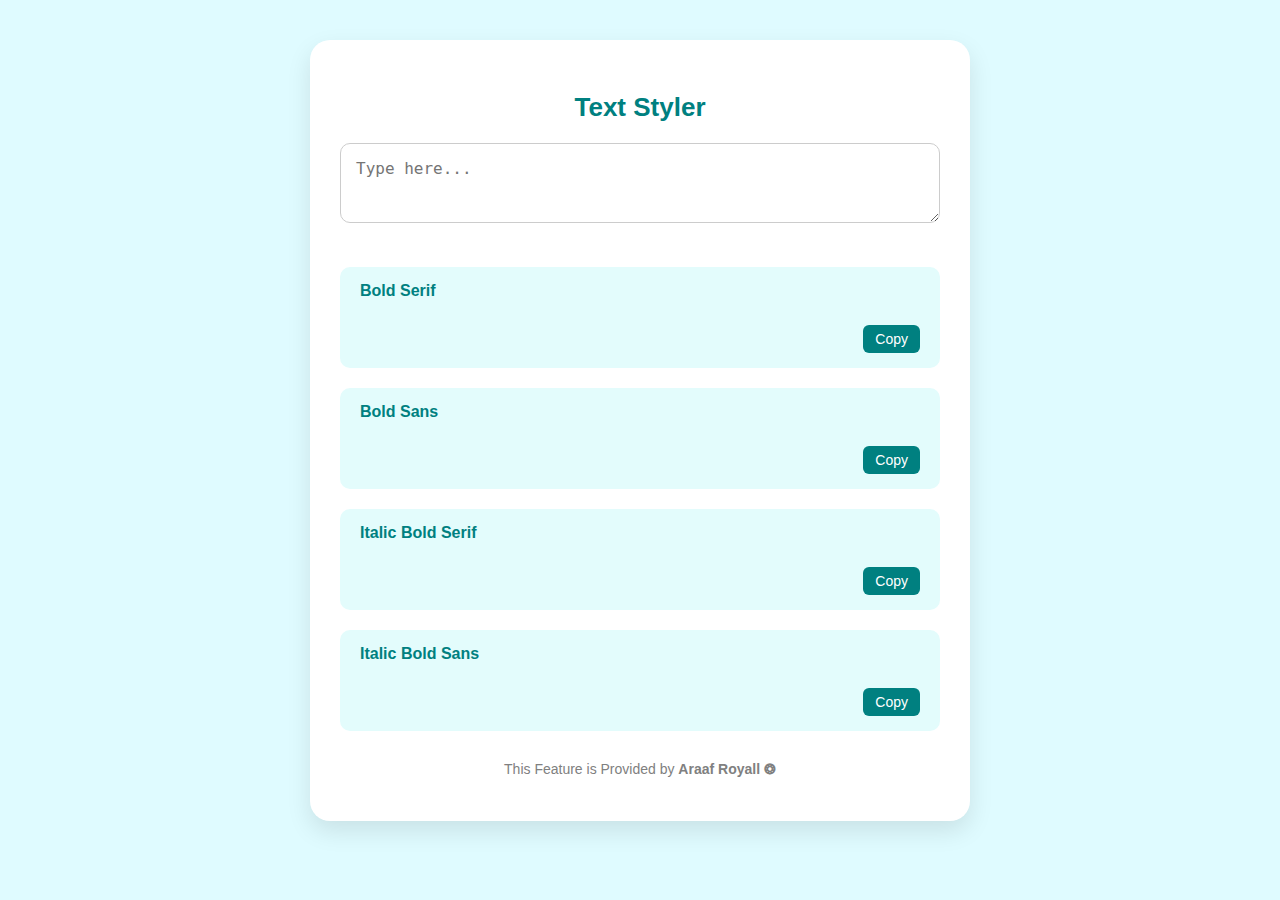
<file: web/bold/index.html>
<!DOCTYPE html>
<html lang="en">
<head>
  <meta charset="UTF-8" />
  <meta name="viewport" content="width=device-width, initial-scale=1.0"/>
  <title>Bold Text Maker</title>
  <style>
    body {
      background-color: #dffbff;
      font-family: sans-serif;
      margin: 0;
      padding: 0;
    }
    .container {
      max-width: 600px;
      margin: 40px auto;
      background: white;
      border-radius: 20px;
      box-shadow: 0 10px 25px rgba(0, 0, 0, 0.1);
      padding: 30px;
    }
    h2 {
      text-align: center;
      color: teal;
      font-size: 26px;
      margin-bottom: 20px;
    }
    textarea {
      width: 100%;
      padding: 15px;
      font-size: 16px;
      border-radius: 10px;
      border: 1px solid #ccc;
      box-sizing: border-box;
      margin-bottom: 20px;
      resize: vertical;
      min-height: 80px;
    }
    .styled-text {
      background-color: #e3fcfc;
      color: black;
      font-size: 18px;
      margin: 20px 0;
      padding: 15px 20px;
      border-radius: 10px;
      display: flex;
      flex-direction: column;
      gap: 10px;
      align-items: flex-end; /* New: aligns button to the right */
    }
    .styled-text button {
      align-self: flex-end;
      width: auto;
      padding: 6px 12px;
      margin-top: 0;
    }
    .text-row {
      display: flex;
      justify-content: space-between;
      align-items: flex-start;
      gap: 10px;
      width: 100%;
    }
    .styled-content {
      flex: 1;
      word-wrap: break-word;
      white-space: pre-wrap;
    }
    button {
      background-color: teal;
      color: white;
      border: none;
      padding: 6px 14px;
      border-radius: 6px;
      cursor: pointer;
      font-size: 14px;
    }
    .label {
      font-weight: bold;
      font-size: 16px;
      color: teal;
      margin-bottom: 5px;
      align-self: flex-start;
    }
    #toast {
      visibility: hidden;
      min-width: 160px;
      background-color: #333;
      color: #fff;
      text-align: center;
      border-radius: 6px;
      padding: 10px;
      position: fixed;
      z-index: 1;
      left: 50%;
      bottom: 30px;
      transform: translateX(-50%);
      font-size: 14px;
    }
    #toast.show {
      visibility: visible;
      animation: fadein 0.5s, fadeout 0.5s 2s;
    }
    @keyframes fadein {
      from { bottom: 10px; opacity: 0; }
      to { bottom: 30px; opacity: 1; }
    }
    @keyframes fadeout {
      from { bottom: 30px; opacity: 1; }
      to { bottom: 10px; opacity: 0; }
    }
  </style>
</head>
<body>
  <div class="container">
    <h2>Text Styler</h2>
    <textarea id="inputText" placeholder="Type here..."></textarea>

    <div class="styled-text">
      <div class="label">Bold Serif</div>
      <div class="text-row">
        <div class="styled-content" id="boldSerif"></div>
      </div>
      <button onclick="copyText('boldSerif')">Copy</button>
    </div>

    <div class="styled-text">
      <div class="label">Bold Sans</div>
      <div class="text-row">
        <div class="styled-content" id="boldSans"></div>
      </div>
      <button onclick="copyText('boldSans')">Copy</button>
    </div>

    <div class="styled-text">
      <div class="label">Italic Bold Serif</div>
      <div class="text-row">
        <div class="styled-content" id="italicBoldSerif"></div>
      </div>
      <button onclick="copyText('italicBoldSerif')">Copy</button>
    </div>

    <div class="styled-text">
      <div class="label">Italic Bold Sans</div>
      <div class="text-row">
        <div class="styled-content" id="italicBoldSans"></div>
      </div>
      <button onclick="copyText('italicBoldSans')">Copy</button>
    </div>
<p style="text-align: center; font-size: 14px; color: gray; margin-top: 30px;">
  This Feature is Provided by <strong>Araaf Royall ❂</strong>
</p>
</div>
  </div>

  <div id="toast">Copied to Clipboard</div>

  <script>
    const input = document.getElementById('inputText');

    const maps = {
      boldSerif: {
        A:'𝐀',B:'𝐁',C:'𝐂',D:'𝐃',E:'𝐄',F:'𝐅',G:'𝐆',H:'𝐇',I:'𝐈',J:'𝐉',K:'𝐊',L:'𝐋',M:'𝐌',N:'𝐍',O:'𝐎',P:'𝐏',Q:'𝐐',R:'𝐑',S:'𝐒',T:'𝐓',U:'𝐔',V:'𝐕',W:'𝐖',X:'𝐗',Y:'𝐘',Z:'𝐙',
        a:'𝐚',b:'𝐛',c:'𝐜',d:'𝐝',e:'𝐞',f:'𝐟',g:'𝐠',h:'𝐡',i:'𝐢',j:'𝐣',k:'𝐤',l:'𝐥',m:'𝐦',n:'𝐧',o:'𝐨',p:'𝐩',q:'𝐪',r:'𝐫',s:'𝐬',t:'𝐭',u:'𝐮',v:'𝐯',w:'𝐰',x:'𝐱',y:'𝐲',z:'𝐳'
      },
      boldSans: {
        A:'𝗔',B:'𝗕',C:'𝗖',D:'𝗗',E:'𝗘',F:'𝗙',G:'𝗚',H:'𝗛',I:'𝗜',J:'𝗝',K:'𝗞',L:'𝗟',M:'𝗠',N:'𝗡',O:'𝗢',P:'𝗣',Q:'𝗤',R:'𝗥',S:'𝗦',T:'𝗧',U:'𝗨',V:'𝗩',W:'𝗪',X:'𝗫',Y:'𝗬',Z:'𝗭',
        a:'𝗮',b:'𝗯',c:'𝗰',d:'𝗱',e:'𝗲',f:'𝗳',g:'𝗴',h:'𝗵',i:'𝗶',j:'𝗷',k:'𝗸',l:'𝗹',m:'𝗺',n:'𝗻',o:'𝗼',p:'𝗽',q:'𝗾',r:'𝗿',s:'𝘀',t:'𝘁',u:'𝘂',v:'𝘃',w:'𝘄',x:'𝘅',y:'𝘆',z:'𝘇'
      },
      italicBoldSerif: {
        A:'𝑨',B:'𝑩',C:'𝑪',D:'𝑫',E:'𝑬',F:'𝑭',G:'𝑮',H:'𝑯',I:'𝑰',J:'𝑱',K:'𝑲',L:'𝑳',M:'𝑴',N:'𝑵',O:'𝑶',P:'𝑷',Q:'𝑸',R:'𝑹',S:'𝑺',T:'𝑻',U:'𝑼',V:'𝑽',W:'𝑾',X:'𝑿',Y:'𝒀',Z:'𝒁',
        a:'𝒂',b:'𝒃',c:'𝒄',d:'𝒅',e:'𝒆',f:'𝒇',g:'𝒈',h:'𝒉',i:'𝒊',j:'𝒋',k:'𝒌',l:'𝒍',m:'𝒎',n:'𝒏',o:'𝒐',p:'𝒑',q:'𝒒',r:'𝒓',s:'𝒔',t:'𝒕',u:'𝒖',v:'𝒗',w:'𝒘',x:'𝒙',y:'𝒚',z:'𝒛'
      },
      italicBoldSans: {
        A:'𝘼',B:'𝘽',C:'𝘾',D:'𝘿',E:'𝙀',F:'𝙁',G:'𝙂',H:'𝙃',I:'𝙄',J:'𝙅',K:'𝙆',L:'𝙇',M:'𝙈',N:'𝙉',O:'𝙊',P:'𝙋',Q:'𝙌',R:'𝙍',S:'𝙎',T:'𝙏',U:'𝙐',V:'𝙑',W:'𝙒',X:'𝙓',Y:'𝙔',Z:'𝙕',
        a:'𝙖',b:'𝙗',c:'𝙘',d:'𝙙',e:'𝙚',f:'𝙛',g:'𝙜',h:'𝙝',i:'𝙞',j:'𝙟',k:'𝙠',l:'𝙡',m:'𝙢',n:'𝙣',o:'𝙤',p:'𝙥',q:'𝙦',r:'𝙧',s:'𝙨',t:'𝙩',u:'𝙪',v:'𝙫',w:'𝙬',x:'𝙭',y:'𝙮',z:'𝙯'
      }
    };

    function transform(text, map) {
      return [...text].map(ch => map[ch] || ch).join('');
    }

    input.addEventListener('input', () => {
      const text = input.value;
      document.getElementById('boldSerif').textContent = transform(text, maps.boldSerif);
      document.getElementById('boldSans').textContent = transform(text, maps.boldSans);
      document.getElementById('italicBoldSerif').textContent = transform(text, maps.italicBoldSerif);
      document.getElementById('italicBoldSans').textContent = transform(text, maps.italicBoldSans);
    });

    function copyText(id) {
      const text = document.getElementById(id).textContent;
      navigator.clipboard.writeText(text).then(() => {
        showToast("Copied to Clipboard");
      });
    }

    function showToast(msg) {
      const toast = document.getElementById("toast");
      toast.textContent = msg;
      toast.className = "show";
      setTimeout(() => {
        toast.className = toast.className.replace("show", "");
      }, 1000);
    }
  </script>



</body>
</html>
</file>
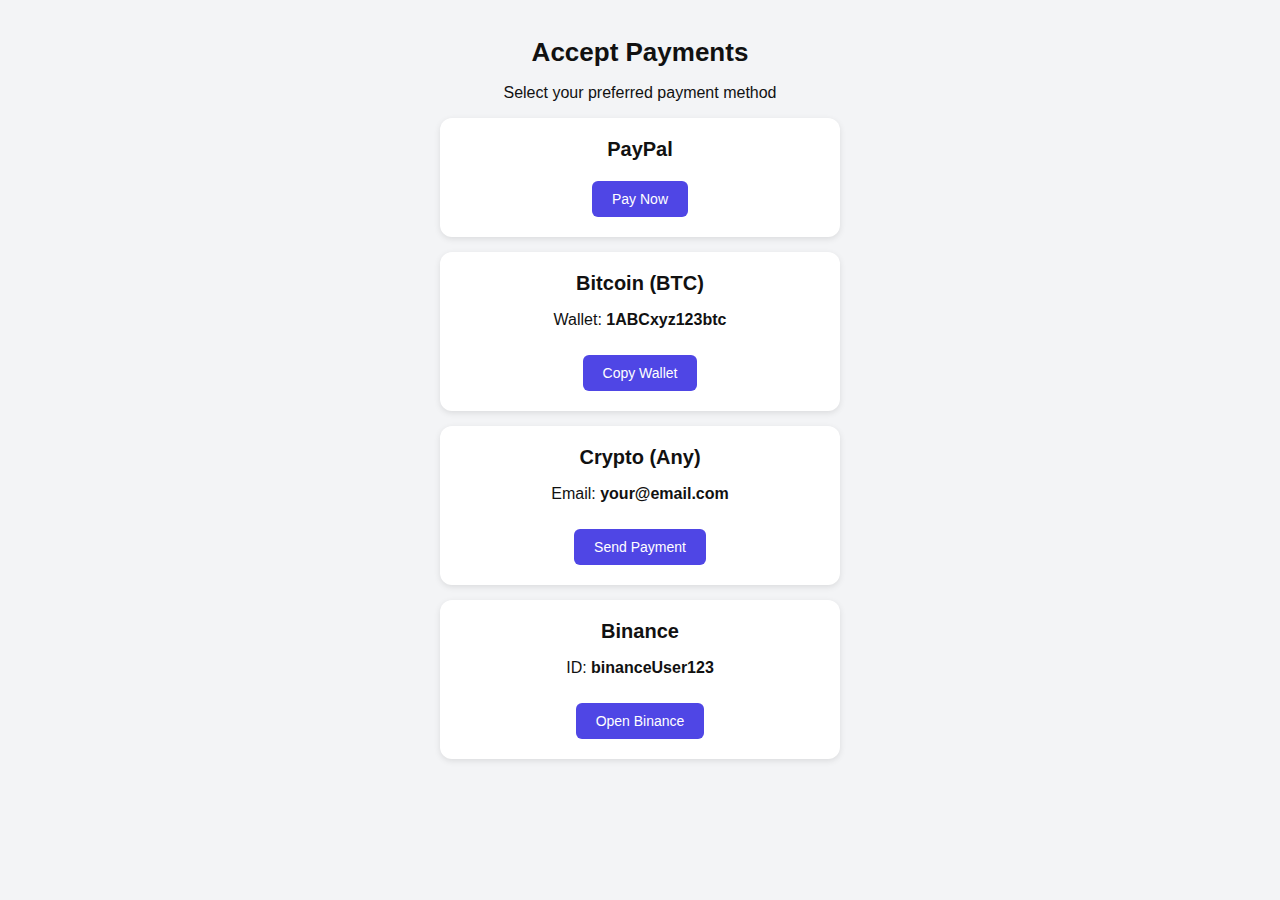
<file: Test/a.html>
<!DOCTYPE html>
<html lang="en">
<head>
  <meta charset="UTF-8" />
  <meta name="viewport" content="width=device-width, initial-scale=1.0"/>
  <title>Accept Payments</title>
  <link rel="stylesheet" href="style.css"/>
</head>
<body>
  <div class="container">
    <h1>Accept Payments</h1>
    <p>Select your preferred payment method</p>

    <div class="payment-options">
      <div class="option paypal">
        <h2>PayPal</h2>
        <a href="#" class="btn">Pay Now</a>
      </div>
      <div class="option btc">
        <h2>Bitcoin (BTC)</h2>
        <p>Wallet: <span>1ABCxyz123btc</span></p>
        <a href="#" class="btn">Copy Wallet</a>
      </div>
      <div class="option crypto">
        <h2>Crypto (Any)</h2>
        <p>Email: <span>your@email.com</span></p>
        <a href="#" class="btn">Send Payment</a>
      </div>
      <div class="option binance">
        <h2>Binance</h2>
        <p>ID: <span>binanceUser123</span></p>
        <a href="#" class="btn">Open Binance</a>
      </div>
    </div>
  </div>
</body>
</html>
</file>
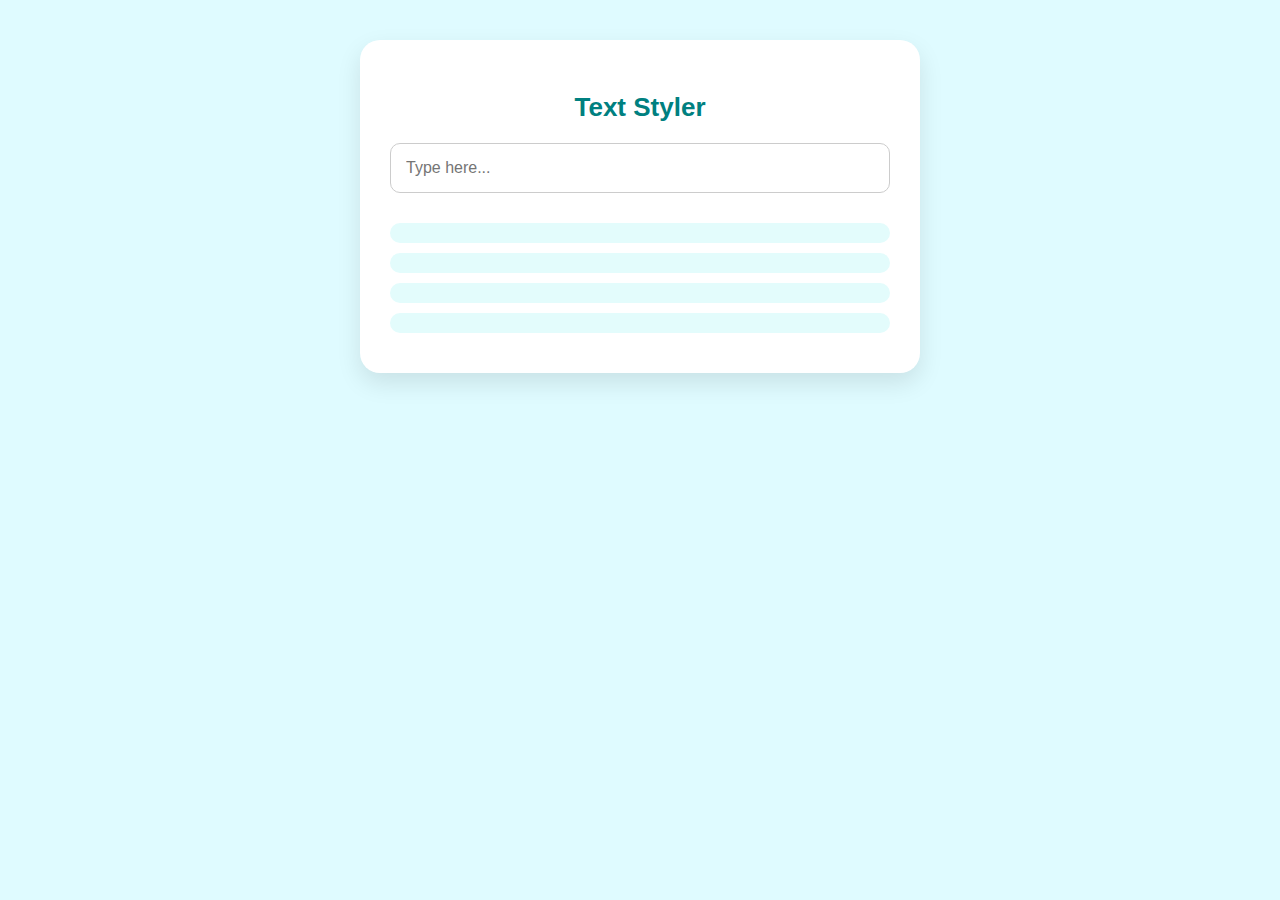
<file: web/bold.html>
<!DOCTYPE html><html lang="en">
<head>
  <meta charset="UTF-8">
  <meta name="viewport" content="width=device-width, initial-scale=1.0">
  <title>Text Styler</title>
  <style>
    body {
      background-color: #dffbff;
      font-family: sans-serif;
      margin: 0;
      padding: 0;
    }
    .container {
      max-width: 500px;
      margin: 40px auto;
      background: white;
      border-radius: 20px;
      box-shadow: 0 10px 25px rgba(0, 0, 0, 0.1);
      padding: 30px;
    }
    h2 {
      text-align: center;
      color: teal;
      font-size: 26px;
      margin-bottom: 20px;
    }
    input[type="text"] {
      width: 100%;
      padding: 15px;
      font-size: 16px;
      border-radius: 10px;
      border: 1px solid #ccc;
      box-sizing: border-box;
      margin-bottom: 20px;
    }
    .styled-text {
      background-color: #e3fcfc;
      color: teal;
      font-size: 18px;
      margin: 10px 0;
      padding: 10px 15px;
      border-radius: 10px;
      display: flex;
      justify-content: space-between;
      align-items: center;
    }
    button {
      background-color: teal;
      color: white;
      border: none;
      padding: 6px 14px;
      border-radius: 6px;
      cursor: pointer;
      font-size: 14px;
    }
  </style>
</head>
<body>
  <div class="container">
    <h2>Text Styler</h2>
    <input type="text" id="inputText" placeholder="Type here...">
    <div class="styled-text" id="boldSerif"></div>
    <div class="styled-text" id="boldSans"></div>
    <div class="styled-text" id="italicBoldSerif"></div>
    <div class="styled-text" id="italicBoldSans"></div>
  </div>  <script>
    const input = document.getElementById('inputText');

    const maps = {
      boldSerif: {
        A: '𝐀', B: '𝐁', C: '𝐂', D: '𝐃', E: '𝐄', F: '𝐅', G: '𝐆', H: '𝐇', I: '𝐈', J: '𝐉', K: '𝐊', L: '𝐋', M: '𝐌', N: '𝐍', O: '𝐎', P: '𝐏', Q: '𝐐', R: '𝐑', S: '𝐒', T: '𝐓', U: '𝐔', V: '𝐕', W: '𝐖', X: '𝐗', Y: '𝐘', Z: '𝐙',
        a: '𝐚', b: '𝐛', c: '𝐜', d: '𝐝', e: '𝐞', f: '𝐟', g: '𝐠', h: '𝐡', i: '𝐢', j: '𝐣', k: '𝐤', l: '𝐥', m: '𝐦', n: '𝐧', o: '𝐨', p: '𝐩', q: '𝐪', r: '𝐫', s: '𝐬', t: '𝐭', u: '𝐮', v: '𝐯', w: '𝐰', x: '𝐱', y: '𝐲', z: '𝐳'
      },
      boldSans: {
        A: '𝗔', B: '𝗕', C: '𝗖', D: '𝗗', E: '𝗘', F: '𝗙', G: '𝗚', H: '𝗛', I: '𝗜', J: '𝗝', K: '𝗞', L: '𝗟', M: '𝗠', N: '𝗡', O: '𝗢', P: '𝗣', Q: '𝗤', R: '𝗥', S: '𝗦', T: '𝗧', U: '𝗨', V: '𝗩', W: '𝗪', X: '𝗫', Y: '𝗬', Z: '𝗭',
        a: '𝗮', b: '𝗯', c: '𝗰', d: '𝗱', e: '𝗲', f: '𝗳', g: '𝗴', h: '𝗵', i: '𝗶', j: '𝗷', k: '𝗸', l: '𝗹', m: '𝗺', n: '𝗻', o: '𝗼', p: '𝗽', q: '𝗾', r: '𝗿', s: '𝘀', t: '𝘁', u: '𝘂', v: '𝘃', w: '𝘄', x: '𝘅', y: '𝘆', z: '𝘇'
      },
      italicBoldSerif: {
        A: '𝑨', B: '𝑩', C: '𝑪', D: '𝑫', E: '𝑬', F: '𝑭', G: '𝑮', H: '𝑯', I: '𝑰', J: '𝑱', K: '𝑲', L: '𝑳', M: '𝑴', N: '𝑵', O: '𝑶', P: '𝑷', Q: '𝑸', R: '𝑹', S: '𝑺', T: '𝑻', U: '𝑼', V: '𝑽', W: '𝑾', X: '𝑿', Y: '𝒀', Z: '𝒁',
        a: '𝒂', b: '𝒃', c: '𝒄', d: '𝒅', e: '𝒆', f: '𝒇', g: '𝒈', h: '𝒉', i: '𝒊', j: '𝒋', k: '𝒌', l: '𝒍', m: '𝒎', n: '𝒏', o: '𝒐', p: '𝒑', q: '𝒒', r: '𝒓', s: '𝒔', t: '𝒕', u: '𝒖', v: '𝒗', w: '𝒘', x: '𝒙', y: '𝒚', z: '𝒛'
      },
      italicBoldSans: {
        A: '𝘼', B: '𝘽', C: '𝘾', D: '𝘿', E: '𝙀', F: '𝙁', G: '𝙂', H: '𝙃', I: '𝙄', J: '𝙅', K: '𝙆', L: '𝙇', M: '𝙈', N: '𝙉', O: '𝙊', P: '𝙋', Q: '𝙌', R: '𝙍', S: '𝙎', T: '𝙏', U: '𝙐', V: '𝙑', W: '𝙒', X: '𝙓', Y: '𝙔', Z: '𝙕',
        a: '𝙖', b: '𝙗', c: '𝙘', d: '𝙙', e: '𝙚', f: '𝙛', g: '𝙜', h: '𝙝', i: '𝙞', j: '𝙟', k: '𝙠', l: '𝙡', m: '𝙢', n: '𝙣', o: '𝙤', p: '𝙥', q: '𝙦', r: '𝙧', s: '𝙨', t: '𝙩', u: '𝙪', v: '𝙫', w: '𝙬', x: '𝙭', y: '𝙮', z: '𝙯'
      }
    };

    function transform(text, map) {
      return [...text].map(ch => map[ch] || ch).join('');
    }

    input.addEventListener('input', () => {
      document.getElementById('boldSerif').textContent = transform(input.value, maps.boldSerif);
      document.getElementById('boldSans').textContent = transform(input.value, maps.boldSans);
      document.getElementById('italicBoldSerif').textContent = transform(input.value, maps.italicBoldSerif);
      document.getElementById('italicBoldSans').textContent = transform(input.value, maps.italicBoldSans);
    });
  </script></body>
</html>
</file>
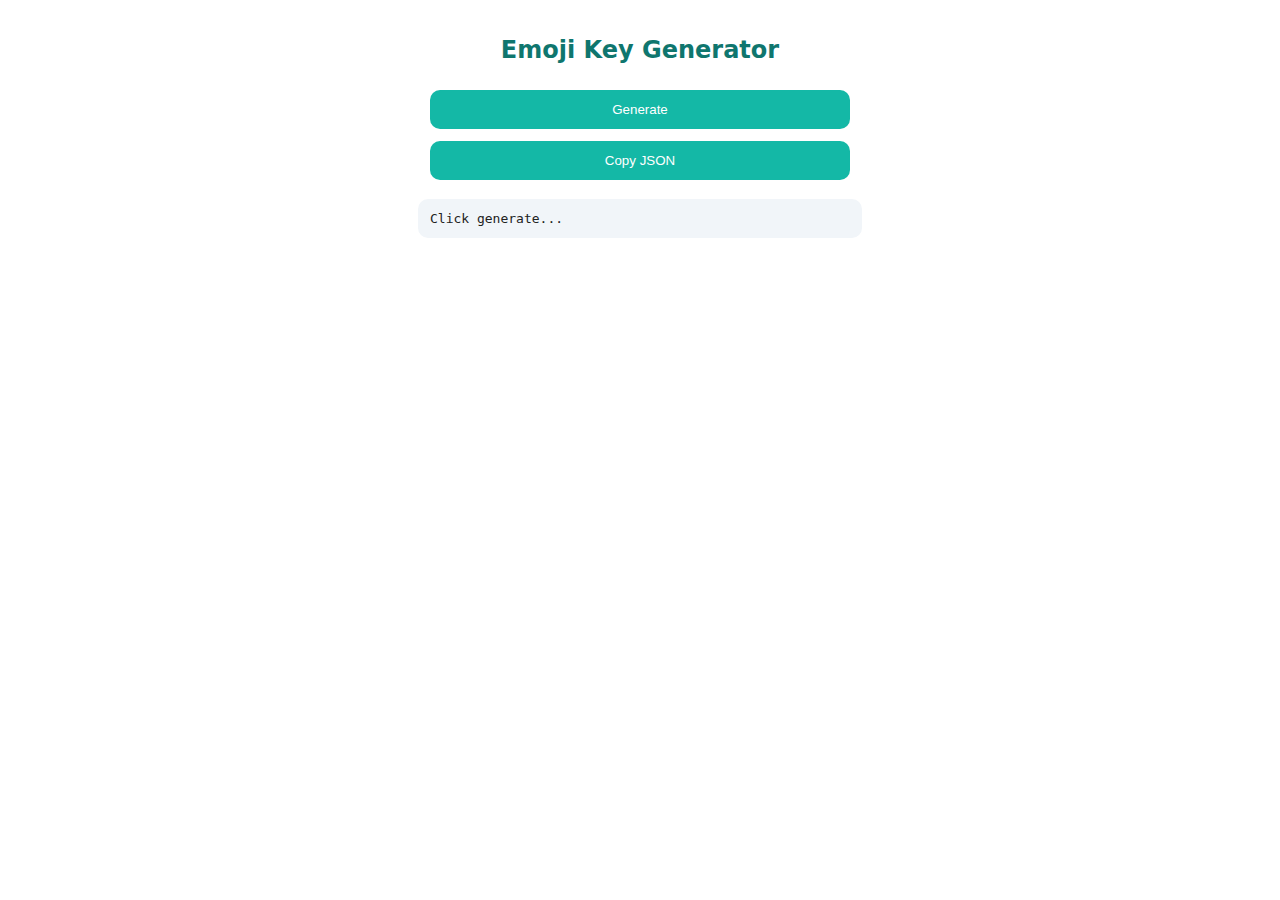
<file: web/EmojiJson.html>
<!DOCTYPE html>
<html lang="en">
<head>
<meta charset="UTF-8">
<meta name="viewport" content="width=device-width, initial-scale=1.0">
<title>Emoji Mapper</title>

<style>
body {
    margin:0;
    font-family:system-ui;
    background:#fff;
    color:#222;
    display:flex;
    flex-direction:column;
    align-items:center;
    padding:16px;
}
h2 { color:#0f766e; }

button {
    background:#14b8a6;
    border:none;
    color:#fff;
    padding:12px;
    border-radius:10px;
    width:100%;
    max-width:420px;
    margin:6px 0;
}

pre {
    width:100%;
    max-width:420px;
    background:#f1f5f9;
    padding:12px;
    border-radius:10px;
    overflow:auto;
    font-size:13px;
}

#toast {
    position:fixed;
    bottom:20px;
    background:#0f766e;
    color:#fff;
    padding:10px 16px;
    border-radius:8px;
    opacity:0;
    transition:.3s;
}
</style>
</head>

<body>

<h2>Emoji Key Generator</h2>
<button onclick="generate()">Generate</button>
<button onclick="copyJSON()">Copy JSON</button>

<pre id="output">Click generate...</pre>
<div id="toast">Copied!</div>

<script>

// ✅ VERIFIED SAFE EMOJIS (no boxes)
const SAFE = [
"😀","😁","😂","🤣","😃","😄","😅","😆","😉","😊",
"😋","😎","😍","😘","😗","😙","😚","🙂","🤗","🤩",
"🤔","🤨","😐","😑","😶","🙄","😏","😣","😥","😮",
"🤐","😯","😪","😫","😴","😌","😛","😜","😝","🤤",
"😒","😓","😔","😕","🙃","🤑","😲","☹️","🙁","😖",
"😞","😟","😤","😢","😭","😦","😧","😨","😩","🤯",
"😬","😰","😱","🥵","🥶","😳","🤪","😵","😡","😠",
"🤬","😷","🤒","🤕","🤢","🤮","🤧","😇","🥳","🥺",
"🤠","🤡","💩","👻","💀","☠️","👽","🤖","🎃","😺",
"😸","😹","😻","😼","😽","🙀","😿","😾",
"🚀","🚁","🚗","🚕","🚌","🚓","🚑","🚒","🚜","✈️",
"🛳️","🚤","🛵","🚲","🛴",
"🌍","🌎","🌏","🌙","⭐","🌟","✨","⚡","🔥","💧",
"🍎","🍉","🍇","🍓","🍒","🍍","🥭","🍕","🍔","🍟",
"⚽","🏀","🏈","⚾","🎾","🏐","🎮","🎲","🎯",
"❤️","💛","💚","💙","💜","🖤","🤍","🤎","💔","❣️"
];

function generate() {

    const keys = [];

    for (let i=65;i<=90;i++) keys.push(String.fromCharCode(i));
    for (let i=97;i<=122;i++) keys.push(String.fromCharCode(i));
    for (let i=48;i<=57;i++) keys.push(String.fromCharCode(i));

    keys.push("=", "/", "#", "-", "+", "*", "_", "@", "&", "%", ".", "?");

    const used = new Set();
    const map = {};

    for (let key of keys) {

        let emoji = "";
        let safety = 0;

        while ((emoji==="" || used.has(emoji)) && safety < 1000) {
            emoji = SAFE[Math.floor(Math.random() * SAFE.length)];
            safety++;
        }

        if (emoji==="") emoji = key;

        used.add(emoji);
        map[key] = emoji;
    }

    document.getElementById("output").textContent =
        JSON.stringify(map,null,4);
}

function copyJSON() {
    const text = document.getElementById("output").textContent;

    const ta = document.createElement("textarea");
    ta.value = text;
    document.body.appendChild(ta);
    ta.select();
    document.execCommand("copy");
    document.body.removeChild(ta);

    showToast();
}

function showToast() {
    const t = document.getElementById("toast");
    t.style.opacity = 1;
    setTimeout(()=>t.style.opacity=0,1500);
}

</script>

</body>
</html>
</file>
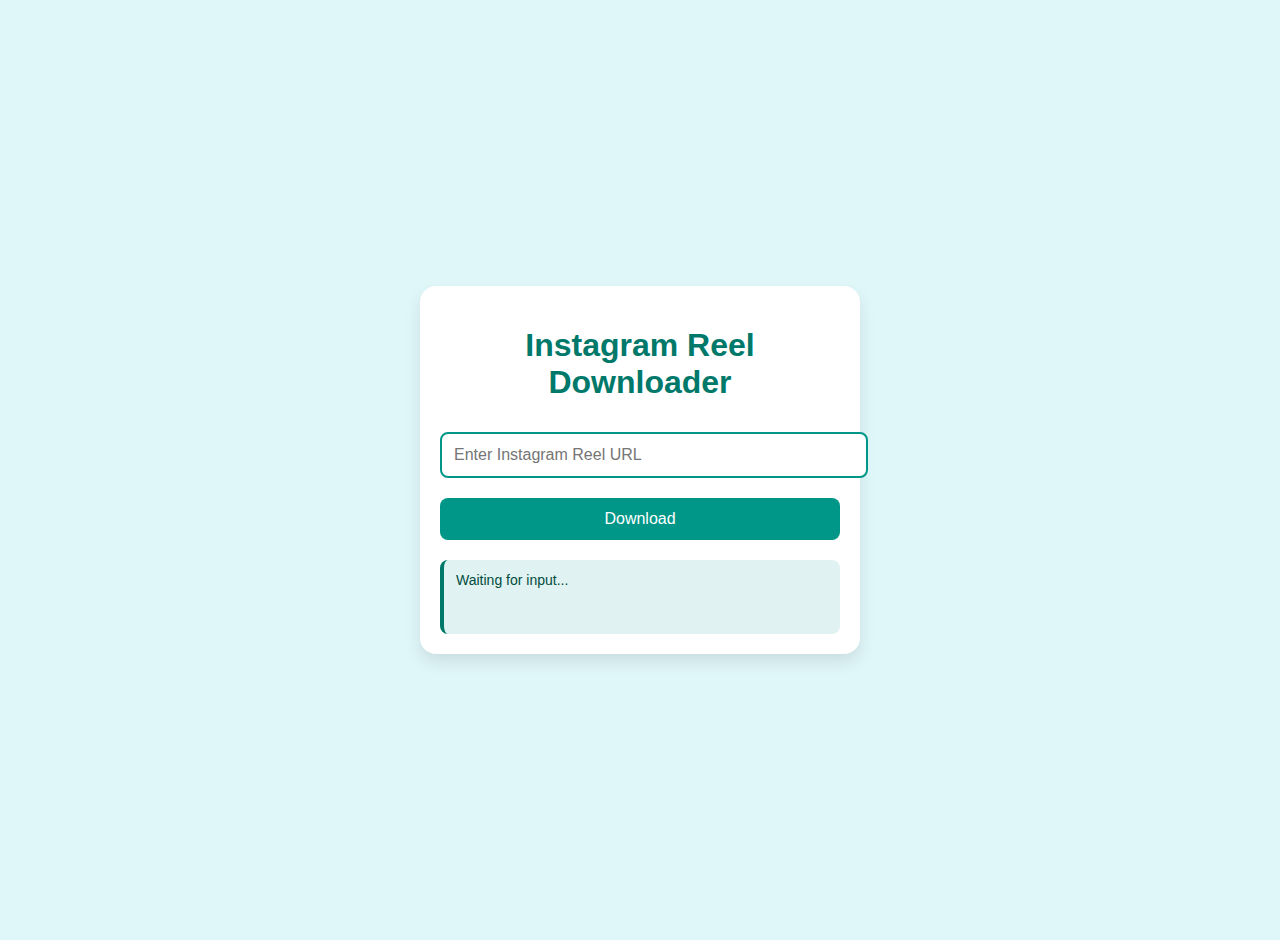
<file: web/insta.html>
<!DOCTYPE html>
<html lang="en">
<head>
  <meta charset="UTF-8" />
  <meta name="viewport" content="width=device-width, initial-scale=1" />
  <title>Instagram Reel Downloader</title>
  <style>
    body {
      margin: 0;
      font-family: 'Segoe UI', sans-serif;
      background: #e0f7fa;
      color: #004d40;
      display: flex;
      flex-direction: column;
      align-items: center;
      justify-content: center;
      min-height: 100vh;
      padding: 20px;
    }
    .container {
      background: white;
      border-radius: 16px;
      padding: 20px;
      box-shadow: 0 8px 16px rgba(0,0,0,0.1);
      width: 100%;
      max-width: 400px;
    }
    h1 {
      color: #00796b;
      text-align: center;
    }
    input[type="text"] {
      width: 100%;
      padding: 12px;
      margin-top: 10px;
      margin-bottom: 20px;
      border: 2px solid #009688;
      border-radius: 8px;
      font-size: 16px;
    }
    button {
      background-color: #009688;
      color: white;
      padding: 12px;
      width: 100%;
      border: none;
      border-radius: 8px;
      font-size: 16px;
      cursor: pointer;
      transition: background-color 0.3s;
    }
    button:hover {
      background-color: #00796b;
    }
    #output {
      margin-top: 20px;
      padding: 12px;
      background-color: #e0f2f1;
      border-left: 4px solid #00796b;
      border-radius: 8px;
      font-size: 14px;
      min-height: 50px;
      white-space: pre-wrap;
      word-break: break-word;
    }
  </style>
</head>
<body>
  <div class="container">
    <h1>Instagram Reel Downloader</h1>
    <input type="text" id="reelUrl" placeholder="Enter Instagram Reel URL" />
    <button onclick="startDownload()">Download</button>
    <div id="output">Waiting for input...</div>
  </div>

  <script>
    function startDownload() {
      const url = document.getElementById("reelUrl").value.trim();
      const output = document.getElementById("output");
      
      if (
        !url || 
        !(
          url.includes("instagram.com/reel/") || 
          url.includes("instagram.com/share/reel/")
        )
      ) {
        output.textContent = "Please enter a valid Instagram Reel URL.";
        return;
      }
      
      output.textContent = "Parsing video URL...";
      
      fetch(`https://www.save-insta.com/api?url=${encodeURIComponent(url)}`)
        .then(res => res.text())
        .then(text => {
          try {
            const data = JSON.parse(text);
            if (data.success && data.video_url) {
              output.innerHTML = `Video ready: <a href="${data.video_url}" target="_blank" rel="noopener noreferrer">Download Now</a>`;
            } else {
              output.textContent = "API responded but no video URL found:\n" + text;
            }
          } catch (e) {
            output.textContent = "Failed to parse response:\n" + e + "\nRaw response:\n" + text;
          }
        })
        .catch(err => {
          output.textContent = "Network or fetch error:\n" + err;
        });
    }
  </script>
</body>
</html>
</file>
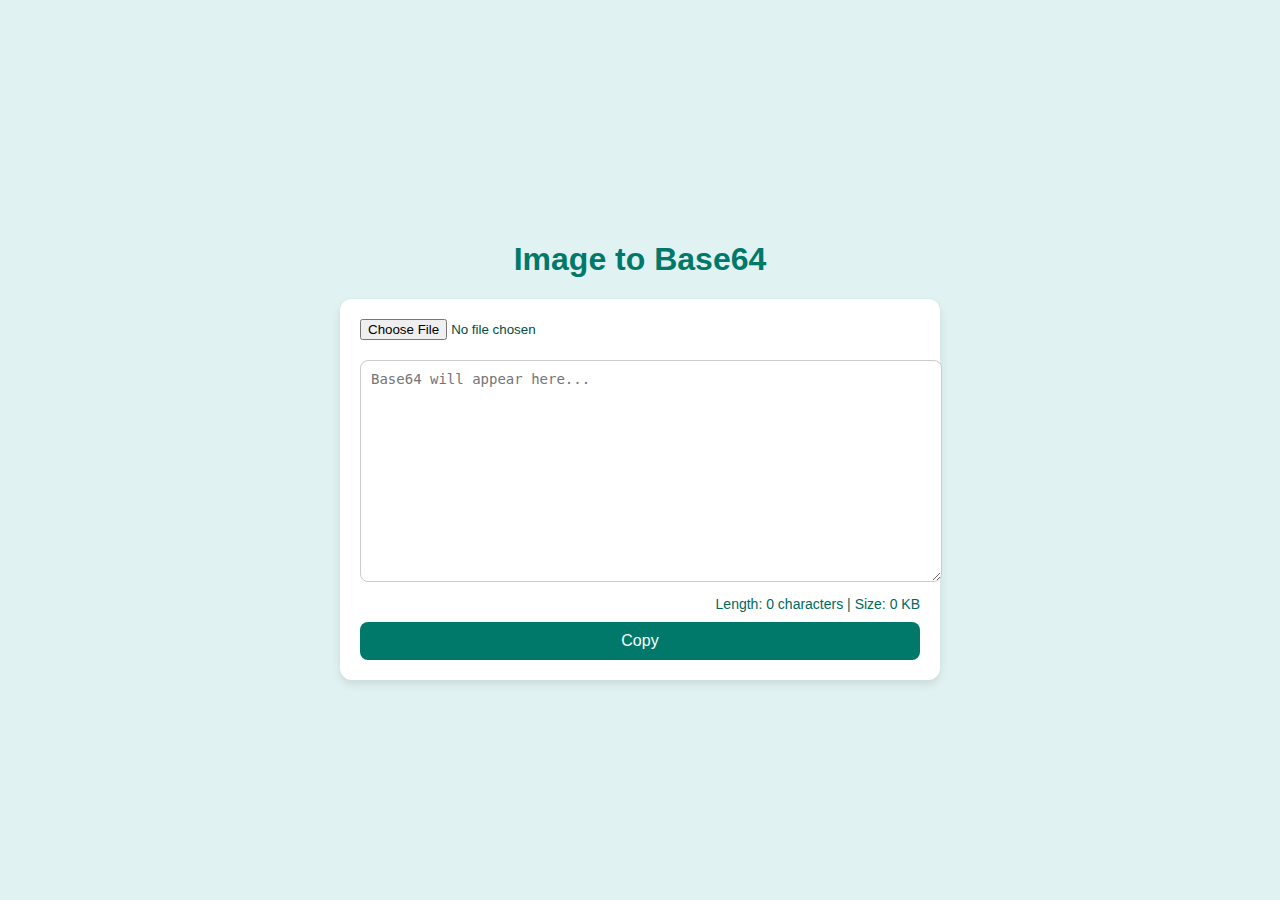
<file: web/ImageToBase64/convert.html>
<!DOCTYPE html><html lang="en">
<head>
  <meta charset="UTF-8">
  <meta name="viewport" content="width=device-width, initial-scale=1.0">
  <title>Image to Base64</title>
  <style>
    body {
      margin: 0;
      padding: 0;
      background-color: #e0f2f1;
      font-family: 'Segoe UI', sans-serif;
      color: #004d40;
      display: flex;
      justify-content: center;
      align-items: center;
      min-height: 100vh;
    }
    .container {
      width: 100%;
      max-width: 600px;
      padding: 20px;
    }
    h1 {
      text-align: center;
      color: #00796b;
    }
    .card {
      background: #ffffff;
      border-radius: 12px;
      padding: 20px;
      box-shadow: 0 4px 10px rgba(0,0,0,0.1);
    }
    input[type="file"] {
      display: block;
      margin-bottom: 20px;
    }
    textarea {
      width: 100%;
      height: 200px;
      padding: 10px;
      border-radius: 8px;
      border: 1px solid #ccc;
      resize: vertical;
      font-size: 14px;
    }
    .info {
      font-size: 14px;
      margin-top: 10px;
      color: #00695c;
      text-align: right;
    }
    button {
      background-color: #00796b;
      color: white;
      padding: 10px 20px;
      border: none;
      border-radius: 8px;
      font-size: 16px;
      cursor: pointer;
      margin-top: 10px;
      width: 100%;
    }
    button:hover {
      background-color: #004d40;
    }
    @media (max-width: 600px) {
      textarea {
        height: 150px;
      }
    }
  </style>
</head>
<body>
  <div class="container">
    <h1>Image to Base64</h1>
    <div class="card">
      <input type="file" accept="image/*" onchange="convertToBase64(event)">
      <textarea id="output" readonly placeholder="Base64 will appear here..."></textarea>
      <div class="info" id="base64Info">Length: 0 characters | Size: 0 KB</div>
      <button onclick="copyBase64()">Copy</button>
    </div>
  </div>  <script>
    function convertToBase64(event) {
      const file = event.target.files[0];
      if (!file) return;
      const reader = new FileReader();
      reader.onload = function(e) {
        const fullDataURL = e.target.result;
        const base64 = fullDataURL.split(',')[1];
        document.getElementById('output').value = base64;
        const length = base64.length;
        const sizeKB = ((length * 3) / 4 / 1024).toFixed(2);
        document.getElementById('base64Info').textContent = 'Length: ' + length + ' characters | Size: ' + sizeKB + ' KB';
      };
      reader.readAsDataURL(file);
    }

    function copyBase64() {
      const textarea = document.getElementById('output');
      textarea.select();
      textarea.setSelectionRange(0, 999999);
      document.execCommand("copy");
    }
  </script></body>
</html>
</file>
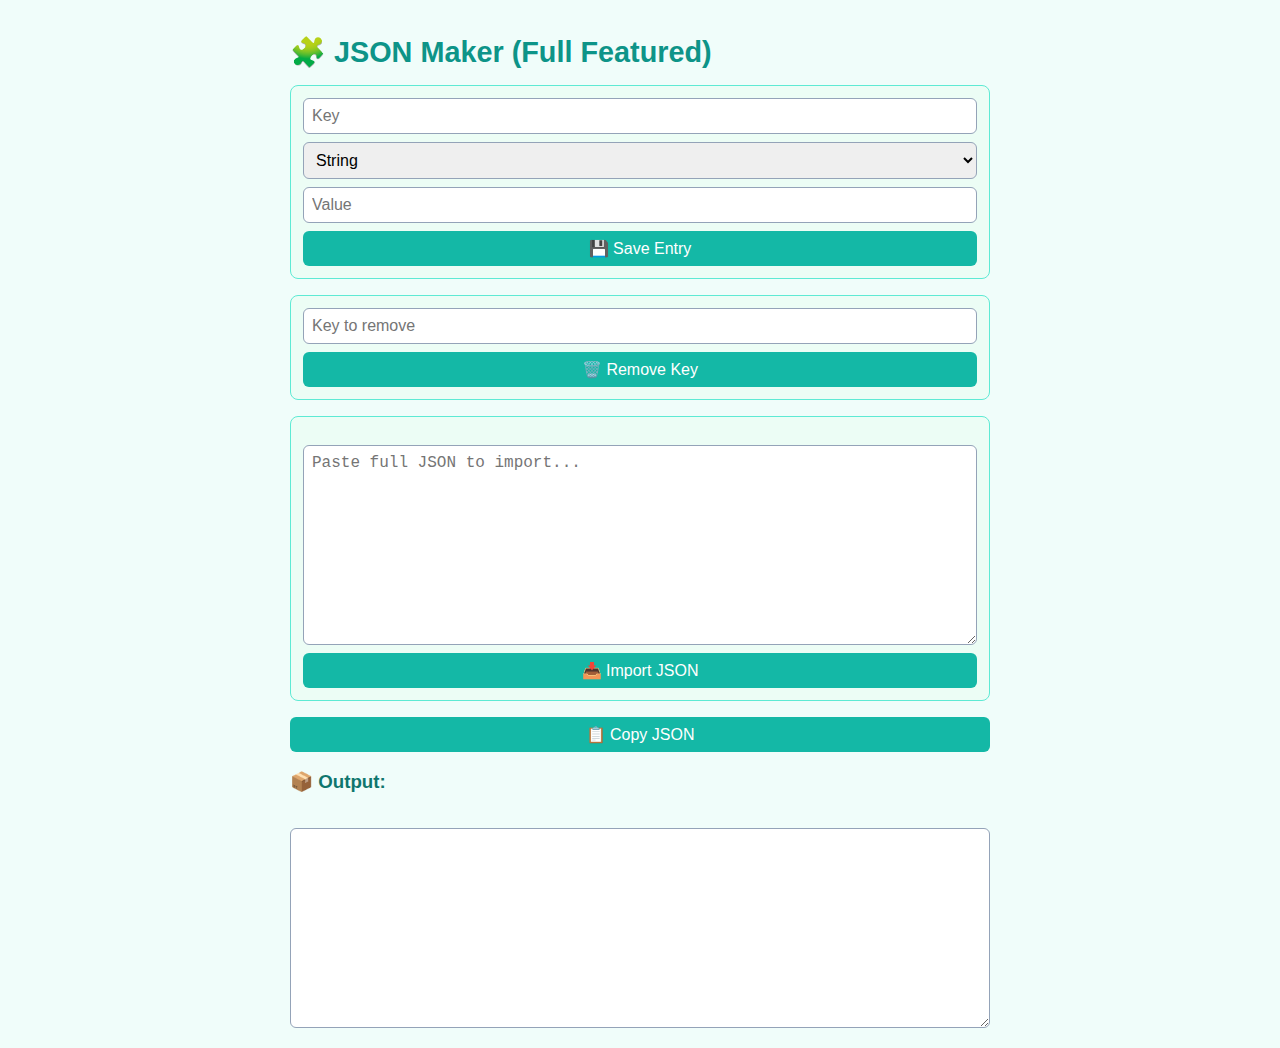
<file: web/json/json.html>
<!DOCTYPE html>
<html lang="en">
<head>
  <meta charset="UTF-8" />
  <meta name="viewport" content="width=device-width, initial-scale=1.0"/>
  <title>Full JSON Maker</title>
  <style>
    body {
      font-family: sans-serif;
      background-color: #f0fdfa;
      color: #0f766e;
      padding: 1rem;
      max-width: 700px;
      margin: auto;
    }

    h1 {
      color: #0d9488;
      font-size: 1.8rem;
      margin-bottom: 1rem;
    }

    .field {
      display: flex;
      flex-direction: column;
      gap: 0.5rem;
      margin-bottom: 1rem;
      padding: 0.75rem;
      border: 1px solid #5eead4;
      border-radius: 0.5rem;
      background-color: #ecfdf5;
    }

    input, select, textarea, button {
      padding: 0.5rem;
      border: 1px solid #94a3b8;
      border-radius: 0.375rem;
      font-size: 1rem;
      width: 100%;
      box-sizing: border-box;
    }

    textarea {
      height: 200px;
      font-family: monospace;
      margin-top: 1rem;
    }

    button {
      background-color: #14b8a6;
      color: white;
      border: none;
      cursor: pointer;
    }

    button:hover {
      background-color: #0d9488;
    }

    .nested {
      margin-left: 1rem;
      border-left: 2px dashed #5eead4;
      padding-left: 0.5rem;
      margin-top: 0.5rem;
    }
  </style>
</head>
<body>
  <h1>🧩 JSON Maker (Full Featured)</h1>

  <div class="field" id="main-field">
    <input placeholder="Key" id="main-key" />
    <select id="main-type">
      <option value="string">String</option>
      <option value="number">Number</option>
      <option value="boolean">Boolean</option>
      <option value="object">Nested Object</option>
    </select>
    <input placeholder="Value" id="main-value" />
    <div class="nested" id="nested-container" style="display:none;"></div>
    <button onclick="saveEntry()">💾 Save Entry</button>
  </div>

  <div class="field">
    <input placeholder="Key to remove" id="remove-key" />
    <button onclick="removeKey()">🗑️ Remove Key</button>
  </div>

  <div class="field">
    <textarea placeholder="Paste full JSON to import..." id="import-json"></textarea>
    <button onclick="importJson()">📥 Import JSON</button>
  </div>

  <button onclick="copyJson()">📋 Copy JSON</button>

  <h3>📦 Output:</h3>
  <textarea id="output" readonly></textarea>

  <script>
    let resultJson = {};

    function createNestedField(parent) {
      const container = document.createElement('div');
      container.className = 'field';
      const id = Date.now() + Math.random().toString(36).substr(2, 5);
      container.innerHTML = `
        <input placeholder="Key" id="key-${id}" />
        <select id="type-${id}">
          <option value="string">String</option>
          <option value="number">Number</option>
          <option value="boolean">Boolean</option>
          <option value="object">Nested Object</option>
        </select>
        <input placeholder="Value" id="val-${id}" />
        <div class="nested" id="nested-${id}" style="display:none;"></div>
        <button onclick="this.parentElement.remove()">🗑️ Remove</button>
      `;
      const typeSelector = container.querySelector(`#type-${id}`);
      const nestedDiv = container.querySelector(`#nested-${id}`);
      typeSelector.addEventListener('change', () => {
        if (typeSelector.value === 'object') {
          nestedDiv.style.display = 'block';
          if (!nestedDiv.hasChildNodes()) createNestedField(nestedDiv);
        } else {
          nestedDiv.innerHTML = '';
          nestedDiv.style.display = 'none';
        }
      });

      parent.appendChild(container);
    }

    document.getElementById('main-type').addEventListener('change', (e) => {
      const nestedContainer = document.getElementById('nested-container');
      if (e.target.value === 'object') {
        nestedContainer.style.display = 'block';
        if (!nestedContainer.hasChildNodes()) createNestedField(nestedContainer);
      } else {
        nestedContainer.innerHTML = '';
        nestedContainer.style.display = 'none';
      }
    });

    function buildJson(container) {
      const obj = {};
      Array.from(container.children).forEach(field => {
        const key = field.querySelector('input[id^="key-"]')?.value;
        const type = field.querySelector('select')?.value;
        const val = field.querySelector('input[id^="val-"]')?.value;
        const nested = field.querySelector('.nested');

        if (!key) return;
        if (type === 'number') obj[key] = Number(val);
        else if (type === 'boolean') obj[key] = val === 'true';
        else if (type === 'object') obj[key] = buildJson(nested);
        else obj[key] = val;
      });
      return obj;
    }

    function saveEntry() {
      const key = document.getElementById('main-key').value;
      const type = document.getElementById('main-type').value;
      const val = document.getElementById('main-value').value;
      const nested = document.getElementById('nested-container');

      if (!key) return alert('Please enter a key.');

      if (type === 'number') resultJson[key] = Number(val);
      else if (type === 'boolean') resultJson[key] = val === 'true';
      else if (type === 'object') resultJson[key] = buildJson(nested);
      else resultJson[key] = val;

      document.getElementById('output').value = JSON.stringify(resultJson, null, 2);
      clearMainForm();
    }

    function clearMainForm() {
      document.getElementById('main-key').value = '';
      document.getElementById('main-value').value = '';
      document.getElementById('main-type').value = 'string';
      document.getElementById('nested-container').innerHTML = '';
      document.getElementById('nested-container').style.display = 'none';
    }

    function removeKey() {
      const keyToRemove = document.getElementById('remove-key').value;
      if (!keyToRemove) return alert('Enter a key to remove.');
      if (keyToRemove in resultJson) {
        delete resultJson[keyToRemove];
        document.getElementById('output').value = JSON.stringify(resultJson, null, 2);
        document.getElementById('remove-key').value = '';
      } else {
        alert('Key not found in current JSON.');
      }
    }

    function importJson() {
      const text = document.getElementById('import-json').value;
      try {
        resultJson = JSON.parse(text);
        document.getElementById('output').value = JSON.stringify(resultJson, null, 2);
        alert('✅ JSON imported successfully!');
        document.getElementById('import-json').value = '';
      } catch (err) {
        alert('❌ Invalid JSON');
      }
    }

    function copyJson() {
      const text = document.getElementById('output').value;
      navigator.clipboard.writeText(text);
      alert('✅ JSON copied to clipboard!');
    }
  </script>
</body>
</html>
</file>
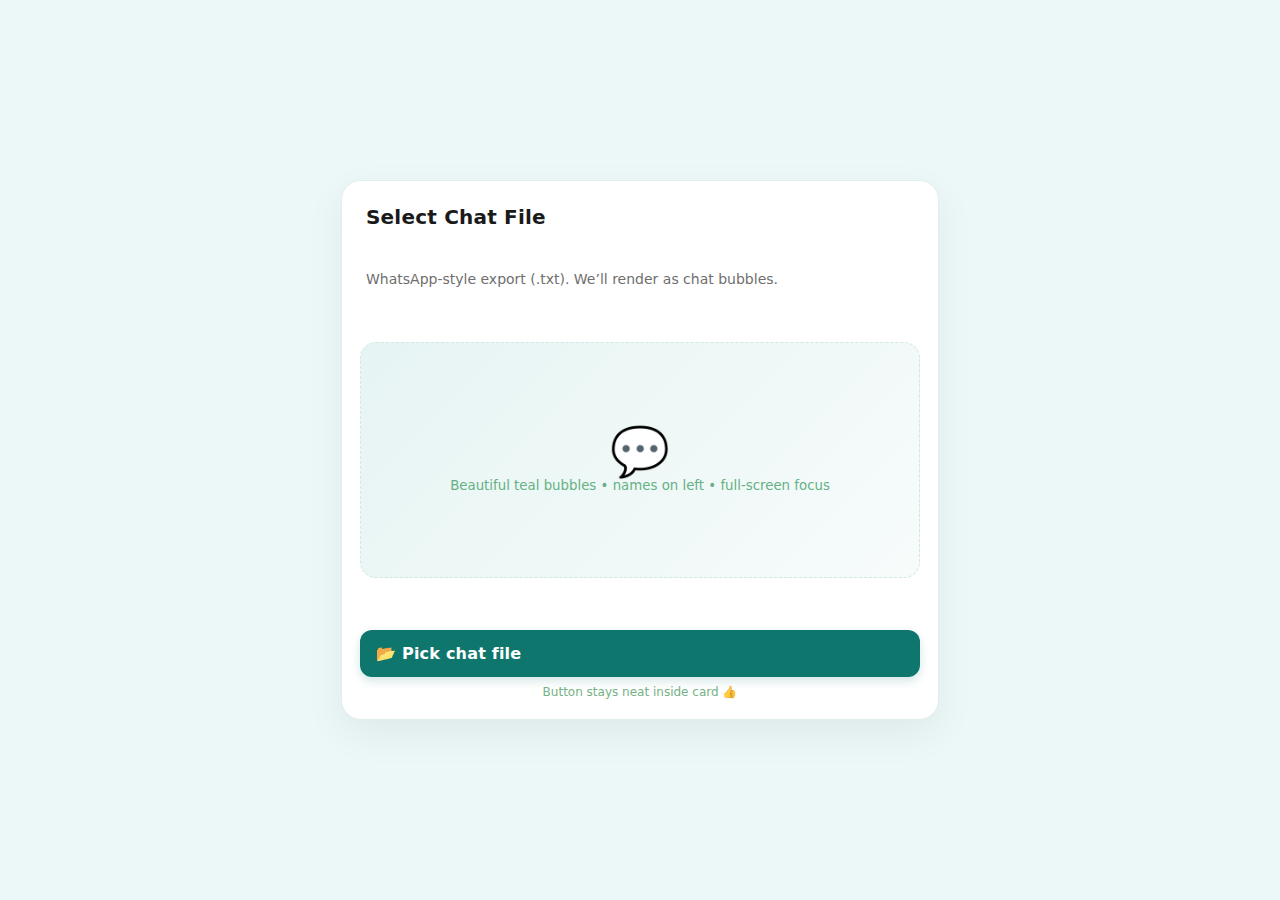
<file: web/WhatsApp/ChatTxtReader.html>
<!doctype html>
<html lang="en">
<head>
<meta charset="utf-8">
<meta name="viewport" content="width=device-width,initial-scale=1" />
<title>Chat Viewer • Material 3</title>
<style>
  :root{
    --primary:#0F766E;          /* teal (M3-ish) */
    --on-primary:#ffffff;
    --surface:#ECF8F7;          /* page bg */
    --card:#ffffff;             /* white card */
    --outline:#E3EEEC;
    --right:#00897B;            /* right bubble teal */
    --left:#ffffff;             /* left bubble */
    --left-name:#0b5b53;        /* name color */
  }
  html,body{height:100%;margin:0;font-family:Inter,system-ui,Roboto,Arial}
  body{background:var(--surface);display:flex;align-items:center;justify-content:center}

  /* ---------- Landing Card ---------- */
  .landing{
    width:min(92vw,560px);
    background:var(--card);
    border:1px solid var(--outline);
    border-radius:20px;
    box-shadow:0 14px 40px rgba(0,0,0,.06);
    padding:18px 18px 16px;
    display:flex;flex-direction:column;
    min-height:56vh;
  }
  .landing h1{margin:6px 6px 2px;font-size:20px;letter-spacing:.2px;color:#1a1a1a}
  .landing p{margin:0 6px;color:#555;opacity:.85;font-size:14px}
  .hero{
    margin-top:16px;
    border-radius:16px;
    background:linear-gradient(135deg,#E6F4F3,#F7FCFB);
    border:1px dashed #cfe8e4;
    min-height:22vh;
    display:grid;place-items:center;
    text-align:center;padding:18px;
  }
  .hero small{color:#5a7;opacity:.9}

  /* pretty file button */
 .landing{
  width:min(92vw,560px);
  background:var(--card);
  border:1px solid var(--outline);
  border-radius:20px;
  box-shadow:0 14px 40px rgba(0,0,0,.06);
  padding:18px 18px 16px;
  display:flex;
  flex-direction:column;
  justify-content:space-between;   /* 👈 keeps button area at bottom */
  min-height:56vh;
}
.picker{
  display:flex;
  flex-direction:column;
  gap:8px;
  padding-top:12px;
}
.m3-btn{
  display:block;           /* 👈 makes it respect parent width */
  box-sizing:border-box;   /* 👈 includes padding in width */
  width:100%;
  max-width:100%;          /* 👈 ensures no overflow */
  -webkit-tap-highlight-color: transparent;
  appearance:none;
  border:none;
  cursor:pointer;
  padding:14px 16px;
  border-radius:12px;
  background:var(--primary);
  color:var(--on-primary);
  font-weight:700;
  font-size:16px;
  letter-spacing:.2px;
  box-shadow:0 4px 10px rgba(15,118,110,.18);
  transition:transform .06s ease, box-shadow .2s ease;
}
  .m3-btn:active{transform:translateY(1px);box-shadow:0 3px 8px rgba(15,118,110,.25)}
  .subnote{
    font-size:12px;
    color:#6a7;
    opacity:.9;
    text-align:center;
    margin-bottom:4px;
  }

  input[type=file]{display:none}

  /* ---------- Dialog (choose right person) ---------- */
  .dialog{
    position:fixed;inset:0;background:rgba(0,0,0,.58);
    display:none;align-items:center;justify-content:center;z-index:20;
  }
  .dialog-box{
    width:min(92vw,420px);background:#fff;border-radius:18px;
    padding:18px;border:1px solid var(--outline);
    box-shadow:0 20px 60px rgba(0,0,0,.22);text-align:center;
  }
  .chips{display:flex;flex-wrap:wrap;gap:8px;justify-content:center;margin-top:10px}
  .chip{
    padding:10px 14px;border-radius:999px;border:1px solid #cfe7e4;background:#f7fcfb;
    font-weight:600;cursor:pointer
  }
  .chip:hover{background:#eef8f6}

  /* ---------- Chat area (focus mode) ---------- */
  .screen{display:none;position:fixed;inset:0;background:var(--surface);z-index:10}
  .chat{position:absolute;inset:0;overflow:auto;padding:14px 10px 22px;display:flex;flex-direction:column}
  .msgBlock{max-width:82%;display:flex;flex-direction:column;margin:8px 0}
  .name{font-size:12px;font-weight:700;color:var(--left-name);margin:0 0 3px 6px}
  .bubble{
    padding:10px 14px;border-radius:18px;line-height:1.35;font-size:15px;white-space:pre-wrap;
    box-shadow:0 3px 10px rgba(0,0,0,.08);
  }
  .leftB{align-self:flex-start;background:var(--left);color:#223;border-bottom-left-radius:6px}
  .rightB{align-self:flex-end;background:var(--right);color:#fff;border-bottom-right-radius:6px}
  .fab{
    position:fixed;right:14px;bottom:14px;z-index:25;
    background:#ffffff;border:1px solid var(--outline);border-radius:999px;
    box-shadow:0 10px 24px rgba(0,0,0,.12);
  }
  .fab button{appearance:none;border:none;background:transparent;padding:12px 16px;font-weight:700;color:#0a5;cursor:pointer}
</style>
</head>
<body>

  <!-- Landing -->
  <section class="landing" id="landing">
    <h1>Select Chat File</h1>
    <p>WhatsApp-style export (.txt). We’ll render as chat bubbles.</p>

    <div class="hero">
      <div>
        <div style="font-size:48px;line-height:1">💬</div>
        <small>Beautiful teal bubbles • names on left • full-screen focus</small>
      </div>
    </div>

    <div class="picker">
      <label class="m3-btn" for="fileInput">📂 Pick chat file</label>
      <input id="fileInput" type="file" accept=".txt" />
      <div class="subnote">Button stays neat inside card 👍</div>
    </div>
  </section>

  <!-- Choose who is on RIGHT -->
  <div class="dialog" id="whoDialog">
    <div class="dialog-box">
      <h3 style="margin:0 0 6px">Who should appear on the <span style="color:var(--primary)">RIGHT</span>?</h3>
      <div class="chips" id="nameChips"></div>
      <div class="subnote" style="margin-top:10px">Others will be on the left with names above.</div>
    </div>
  </div>

  <!-- Chat focus screen -->
  <section class="screen" id="chatScreen">
    <div class="chat" id="chat"></div>
    <div class="fab"><button id="backBtn">← Pick another</button></div>
  </section>

<script>
  const fileInput  = document.getElementById('fileInput');
  const landing    = document.getElementById('landing');
  const whoDialog  = document.getElementById('whoDialog');
  const nameChips  = document.getElementById('nameChips');
  const chatScreen = document.getElementById('chatScreen');
  const chat       = document.getElementById('chat');
  const backBtn    = document.getElementById('backBtn');

  let rawText = '', rightPerson = null, parsed = [];

  fileInput.addEventListener('change', async (e)=>{
    const f = e.target.files[0]; if(!f) return;
    const t = await f.text();
    rawText = t.replace(/\u202F|\u00A0|\u200E|\u200F/g,' ');
    parsed  = parseChat(rawText);
    const names = Array.from(new Set(parsed.filter(x=>x.sender).map(x=>x.sender)));
    showWhoDialog(names);
  });

  function showWhoDialog(names){
    nameChips.innerHTML='';
    names.forEach(n=>{
      const chip = document.createElement('button');
      chip.className='chip'; chip.textContent=n;
      chip.onclick = ()=> { rightPerson=n; whoDialog.style.display='none'; startChat(); };
      nameChips.appendChild(chip);
    });
    whoDialog.style.display='flex';
  }

  function startChat(){
    landing.style.display='none';
    chatScreen.style.display='block';
    renderChat();
  }

  backBtn.onclick = ()=>{
    chatScreen.style.display='none';
    landing.style.display='flex';
    fileInput.value='';
    chat.innerHTML='';
    rightPerson=null;
  };

  function parseChat(text){
    const parts = text.split(/(?=\d{1,2}\/\d{1,2}\/\d{2,4},\s*\d{1,2}:\d{2})/g).map(s=>s.trim()).filter(Boolean);
    const arr=[];
    for(const p of parts){
      const dash = p.indexOf(' - ');
      if(dash<0) { arr.push({sender:null,msg:p}); continue; }
      const rest = p.slice(dash+3).trim();
      const c = rest.indexOf(':');
      if(c>0){ arr.push({sender:rest.slice(0,c).trim(), msg:rest.slice(c+1).trim()}); }
      else    { arr.push({sender:null, msg:rest}); }
    }
    if(arr.length && !arr[0].sender && /end-to-end encrypted/i.test(arr[0].msg)) arr.shift();
    return arr;
  }

  function renderChat(){
    chat.innerHTML='';
    for(const e of parsed){
      if(!e.msg) continue;
      if(/Messages and calls are end-to-end encrypted/i.test(e.msg)) continue;

      const block = document.createElement('div'); block.className='msgBlock';
      const bubble = document.createElement('div'); bubble.className='bubble';

      const isRight = (e.sender && rightPerson && e.sender === rightPerson);
      if(isRight){
        bubble.classList.add('rightB');
        block.style.alignSelf='flex-end';
      }else{
        if(e.sender){
          const name = document.createElement('div');
          name.className='name';
          name.textContent = e.sender;
          block.appendChild(name);
        }
        bubble.classList.add('leftB');
        block.style.alignSelf='flex-start';
      }

      let msg = e.msg.replace(/(https?:\/\/[^\s]+)/g,(u)=>`<a href="${u}" target="_blank" rel="noopener noreferrer">${u}</a>`);
      msg = msg.replace(/<Media omitted>/ig,'<em style="opacity:.75">&lt;Media omitted&gt;</em>');
      bubble.innerHTML = msg;

      block.appendChild(bubble);
      chat.appendChild(block);
    }
    chat.scrollTop = 0;
  }
</script>
</body>
</html>
</file>
<file: Test/style.css>
body {
  margin: 0;
  font-family: sans-serif;
  background: #f3f4f6;
  color: #111;
}

.container {
  max-width: 400px;
  margin: auto;
  padding: 20px;
  text-align: center;
}

h1 {
  font-size: 26px;
  margin-bottom: 10px;
}

.payment-options {
  display: flex;
  flex-direction: column;
  gap: 15px;
}

.option {
  background: #fff;
  border-radius: 12px;
  padding: 20px;
  box-shadow: 0 2px 6px rgba(0,0,0,0.1);
}

.option h2 {
  margin: 0 0 10px;
  font-size: 20px;
}

.option span {
  font-weight: bold;
  word-break: break-word;
}

.btn {
  display: inline-block;
  margin-top: 10px;
  padding: 10px 20px;
  background: #4f46e5;
  color: #fff;
  text-decoration: none;
  border-radius: 6px;
  font-size: 14px;
}
</file>
